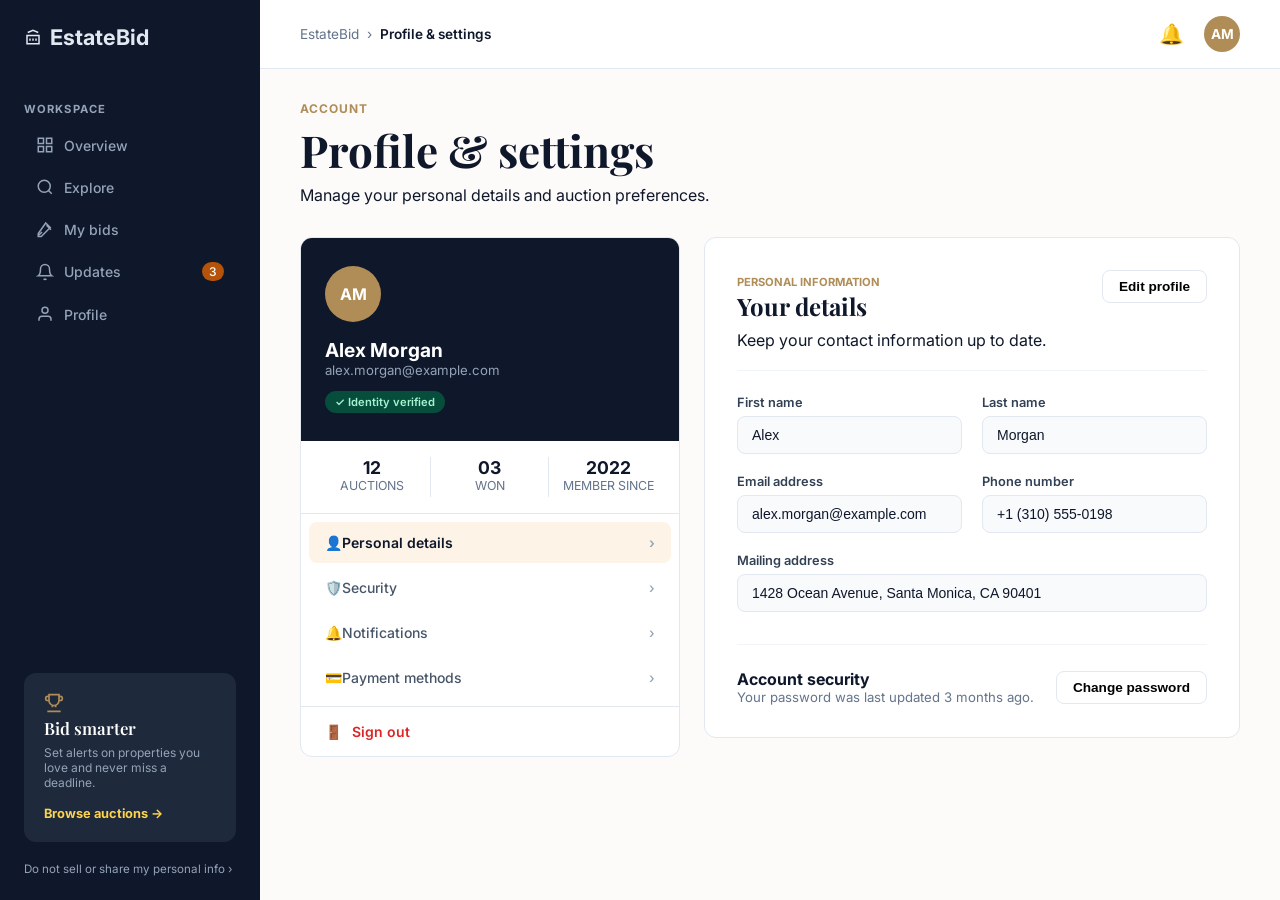
<file: HouseAndLotApp/buyer/profile.html>
<!DOCTYPE html>
<html lang="en">
<head>
    <meta charset="UTF-8">
    <meta name="viewport" content="width=device-width, initial-scale=1.0">
    <title>EstateBid - Overview</title>
    <link href="https://fonts.googleapis.com/css2?family=Inter:wght@400;500;600;700&family=Playfair+Display:wght@600;700&display=swap" rel="stylesheet">
    <link rel="stylesheet" href="style.css">
</head>
<body>
    <div class="dashboard-container">

        <!-- SIDE PANEL / NAVIGATION -->
        <aside class="side-panel">
            <div class="logo">
                <div class="logo-brand">
                    <svg class="nav-svg-icon" viewBox="0 0 24 24" fill="none" stroke="currentColor" stroke-width="2"><path d="M3 21h18M3 10h18M5 6l7-3 7 3M4 10v11M20 10v11M8 14v3M12 14v3M16 14v3"/></svg>
                    <span>EstateBid</span>
                </div>
                <span class="close-icon">&times;</span>
            </div>
            
            <nav class="nav-links">
                <div class="section-title">WORKSPACE</div>
                <a href="index.html" class="nav-item">
                    <svg class="nav-svg-icon" viewBox="0 0 24 24" fill="none" stroke="currentColor" stroke-width="2"><rect x="3" y="3" width="7" height="7"/><rect x="14" y="3" width="7" height="7"/><rect x="14" y="14" width="7" height="7"/><rect x="3" y="14" width="7" height="7"/></svg>
                    Overview
                </a>
                <a href="explore.html" class="nav-item">
                    <svg class="nav-svg-icon" viewBox="0 0 24 24" fill="none" stroke="currentColor" stroke-width="2"><circle cx="11" cy="11" r="8"/><line x1="21" y1="21" x2="16.65" y2="16.65"/></svg>
                    Explore
                </a>
                <a href="mybids.html" class="nav-item">
                    <svg class="nav-svg-icon" viewBox="0 0 24 24" fill="none" stroke="currentColor" stroke-width="2"><path d="M14 7l6 6M4 20l4-4M13 4l6 6L7 22H3v-4L13 4z"/></svg>
                    My bids
                </a>
                <a href="update.html" class="nav-item">
                    <svg class="nav-svg-icon" viewBox="0 0 24 24" fill="none" stroke="currentColor" stroke-width="2"><path d="M18 8A6 6 0 0 0 6 8c0 7-3 9-3 9h18s-3-2-3-9"/><path d="M13.73 21a2 2 0 0 1-3.46 0"/></svg>
                    Updates <span class="badge">3</span>
                </a>
                <a href="profile.html" class="nav-item">
                    <svg class="nav-svg-icon" viewBox="0 0 24 24" fill="none" stroke="currentColor" stroke-width="2"><path d="M20 21v-2a4 4 0 0 0-4-4H8a4 4 0 0 0-4 4v2"/><circle cx="12" cy="7" r="4"/></svg>
                    Profile
                </a>
            </nav>

            <div class="bid-smarter-card">
                <div class="card-trophy-icon">
                    <svg width="20" height="20" viewBox="0 0 24 24" fill="none" stroke="#B08D57" stroke-width="2"><path d="M6 9H4.5a2.5 2.5 0 0 1 0-5H6M18 9h1.5a2.5 2.5 0 0 0 0-5H18M4 22h16M10 14.66V17M14 14.66V17M18 2H6v7a6 6 0 0 0 12 0V2z"/></svg>
                </div>
                <h3>Bid smarter</h3>
                <p>Set alerts on properties you love and never miss a deadline.</p>
                <a href="explore.html" class="browse-link">Browse auctions &rarr;</a>
            </div>

            <div class="footer-link">Do not sell or share my personal info &rsaquo;</div>
        </aside>

        <!-- MAIN CONTENT AREA -->
        <main class="main-content">
            <!-- TOP NAVBAR -->
            <header class="top-nav">
                <div class="breadcrumb">EstateBid &nbsp;&rsaquo;&nbsp; <span>Profile &amp; settings</span></div>
                <div class="top-nav-right">
                    <span class="notification-icon">🔔</span>
                    <div class="user-avatar">AM</div>
                </div>
            </header>

            <!-- PAGE CONTENT -->
            <div class="profile-page-container">
                
                <!-- HEADER ROW -->
                <div class="profile-header">
                    <span class="sub-title">ACCOUNT</span>
                    <h1 class="serif-title">Profile &amp; settings</h1>
                    <p>Manage your personal details and auction preferences.</p>
                </div>

                <!-- MAIN TWO-COLUMN LAYOUT -->
                <div class="profile-layout">
                    
                    <!-- LEFT COLUMN: USER PROFILE CARD -->
                    <div class="profile-sidebar-card">
                        <div class="profile-user-top">
                            <div class="large-avatar">AM</div>
                            <div class="user-meta">
                                <h3>Alex Morgan</h3>
                                <span class="user-email">alex.morgan@example.com</span>
                                <span class="verified-badge">✓ Identity verified</span>
                            </div>
                        </div>

                        <!-- STATS ROW -->
                        <div class="profile-stats-row">
                            <div class="stat-item">
                                <span class="stat-num">12</span>
                                <span class="stat-label">Auctions</span>
                            </div>
                            <div class="stat-item">
                                <span class="stat-num">03</span>
                                <span class="stat-label">Won</span>
                            </div>
                            <div class="stat-item">
                                <span class="stat-num">2022</span>
                                <span class="stat-label">Member since</span>
                            </div>
                        </div>

                        <!-- SETTINGS NAVIGATION MENU -->
                        <div class="profile-menu-list">
                            <a href="#" class="profile-menu-item active">
                                <span class="menu-icon">👤</span> Personal details <span class="arrow">&rsaquo;</span>
                            </a>
                            <a href="#" class="profile-menu-item">
                                <span class="menu-icon">🛡️</span> Security <span class="arrow">&rsaquo;</span>
                            </a>
                            <a href="#" class="profile-menu-item">
                                <span class="menu-icon">🔔</span> Notifications <span class="arrow">&rsaquo;</span>
                            </a>
                            <a href="#" class="profile-menu-item">
                                <span class="menu-icon">💳</span> Payment methods <span class="arrow">&rsaquo;</span>
                            </a>
                        </div>

                        <!-- SIGN OUT (Diretsong link papuntang login.html) -->
                        <div class="profile-signout-box">
                            <a href="login.html" class="signout-link">
                                <span class="signout-icon">🚪</span> Sign out
                            </a>
                        </div>
                    </div>

                    <!-- RIGHT COLUMN: PERSONAL INFORMATION FORM -->
                    <div class="profile-form-card">
                        
                        <div class="form-card-header">
                            <div>
                                <span class="form-section-title">PERSONAL INFORMATION</span>
                                <h2 class="serif-subhead">Your details</h2>
                                <p class="form-desc">Keep your contact information up to date.</p>
                            </div>
                            <button class="edit-profile-btn">Edit profile</button>
                        </div>

                        <form class="details-form">
                            <div class="form-row">
                                <div class="form-group">
                                    <label>First name</label>
                                    <input type="text" value="Alex">
                                </div>
                                <div class="form-group">
                                    <label>Last name</label>
                                    <input type="text" value="Morgan">
                                </div>
                            </div>

                            <div class="form-row">
                                <div class="form-group">
                                    <label>Email address</label>
                                    <input type="email" value="alex.morgan@example.com">
                                </div>
                                <div class="form-group">
                                    <label>Phone number</label>
                                    <input type="text" value="+1 (310) 555-0198">
                                </div>
                            </div>

                            <div class="form-group full-width">
                                <label>Mailing address</label>
                                <input type="text" value="1428 Ocean Avenue, Santa Monica, CA 90401">
                            </div>
                        </form>

                        <!-- SECURITY SECTION INSIDE FORM CARD -->
                        <div class="security-section-box">
                            <div class="security-info">
                                <h3>Account security</h3>
                                <p>Your password was last updated 3 months ago.</p>
                            </div>
                            <button class="change-pass-btn">Change password</button>
                        </div>

                    </div>

                </div>

            </div>
        </main>
    </div>
</body>
</html>
</file>
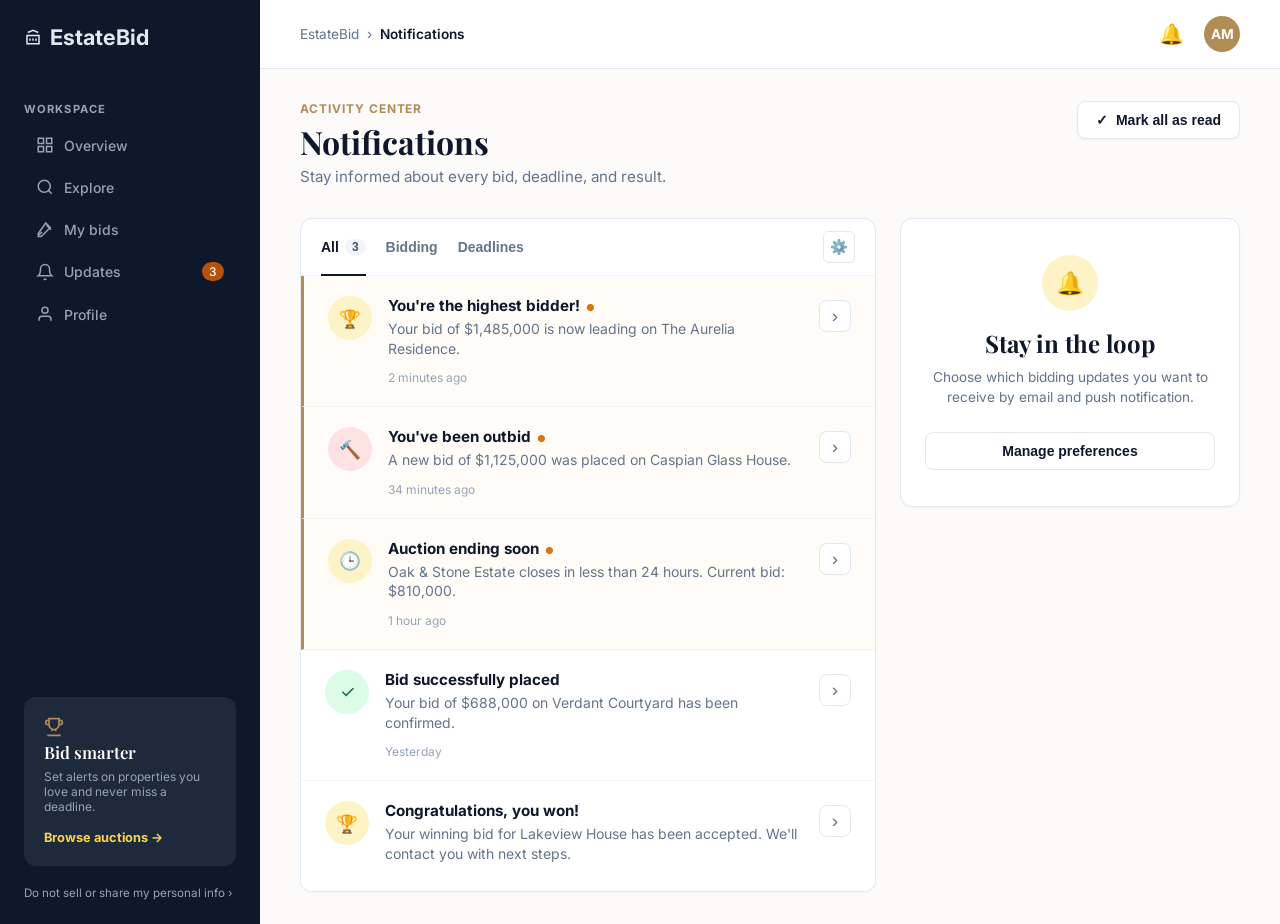
<file: HouseAndLotApp/buyer/update.html>
<!DOCTYPE html>
<html lang="en">
<head>
    <meta charset="UTF-8">
    <meta name="viewport" content="width=device-width, initial-scale=1.0">
    <title>EstateBid - Overview</title>
    <link href="https://fonts.googleapis.com/css2?family=Inter:wght@400;500;600;700&family=Playfair+Display:wght@600;700&display=swap" rel="stylesheet">
    <link rel="stylesheet" href="style.css">
</head>
<body>
    <div class="dashboard-container">

        <!-- SIDE PANEL / NAVIGATION -->
        <aside class="side-panel">
            <div class="logo">
                <div class="logo-brand">
                    <svg class="nav-svg-icon" viewBox="0 0 24 24" fill="none" stroke="currentColor" stroke-width="2"><path d="M3 21h18M3 10h18M5 6l7-3 7 3M4 10v11M20 10v11M8 14v3M12 14v3M16 14v3"/></svg>
                    <span>EstateBid</span>
                </div>
                <span class="close-icon">&times;</span>
            </div>
            
            <nav class="nav-links">
                <div class="section-title">WORKSPACE</div>
                <a href="index.html" class="nav-item">
                    <svg class="nav-svg-icon" viewBox="0 0 24 24" fill="none" stroke="currentColor" stroke-width="2"><rect x="3" y="3" width="7" height="7"/><rect x="14" y="3" width="7" height="7"/><rect x="14" y="14" width="7" height="7"/><rect x="3" y="14" width="7" height="7"/></svg>
                    Overview
                </a>
                <a href="explore.html" class="nav-item">
                    <svg class="nav-svg-icon" viewBox="0 0 24 24" fill="none" stroke="currentColor" stroke-width="2"><circle cx="11" cy="11" r="8"/><line x1="21" y1="21" x2="16.65" y2="16.65"/></svg>
                    Explore
                </a>
                <a href="mybids.html" class="nav-item">
                    <svg class="nav-svg-icon" viewBox="0 0 24 24" fill="none" stroke="currentColor" stroke-width="2"><path d="M14 7l6 6M4 20l4-4M13 4l6 6L7 22H3v-4L13 4z"/></svg>
                    My bids
                </a>
                <a href="update.html" class="nav-item">
                    <svg class="nav-svg-icon" viewBox="0 0 24 24" fill="none" stroke="currentColor" stroke-width="2"><path d="M18 8A6 6 0 0 0 6 8c0 7-3 9-3 9h18s-3-2-3-9"/><path d="M13.73 21a2 2 0 0 1-3.46 0"/></svg>
                    Updates <span class="badge">3</span>
                </a>
                <a href="profile.html" class="nav-item">
                    <svg class="nav-svg-icon" viewBox="0 0 24 24" fill="none" stroke="currentColor" stroke-width="2"><path d="M20 21v-2a4 4 0 0 0-4-4H8a4 4 0 0 0-4 4v2"/><circle cx="12" cy="7" r="4"/></svg>
                    Profile
                </a>
            </nav>

            <div class="bid-smarter-card">
                <div class="card-trophy-icon">
                    <svg width="20" height="20" viewBox="0 0 24 24" fill="none" stroke="#B08D57" stroke-width="2"><path d="M6 9H4.5a2.5 2.5 0 0 1 0-5H6M18 9h1.5a2.5 2.5 0 0 0 0-5H18M4 22h16M10 14.66V17M14 14.66V17M18 2H6v7a6 6 0 0 0 12 0V2z"/></svg>
                </div>
                <h3>Bid smarter</h3>
                <p>Set alerts on properties you love and never miss a deadline.</p>
                <a href="explore.html" class="browse-link">Browse auctions &rarr;</a>
            </div>

            <div class="footer-link">Do not sell or share my personal info &rsaquo;</div>
        </aside>

        <!-- MAIN CONTENT AREA -->
        <main class="main-content">
            <!-- TOP NAVBAR -->
            <header class="top-nav">
                <div class="breadcrumb">EstateBid &nbsp;&rsaquo;&nbsp; <span>Notifications</span></div>
                <div class="top-nav-right">
                    <span class="notification-icon">🔔</span>
                    <div class="user-avatar">AM</div>
                </div>
            </header>

            <!-- PAGE CONTENT -->
            <div class="notifications-page-container">
                
                <!-- HEADER ROW -->
                <div class="notifications-header">
                    <div class="title-area">
                        <span class="sub-title">ACTIVITY CENTER</span>
                        <h1 class="serif-title">Notifications</h1>
                        <p>Stay informed about every bid, deadline, and result.</p>
                    </div>
                    <button class="mark-read-btn">
                        <span class="check-icon">✓</span> Mark all as read
                    </button>
                </div>

                <!-- MAIN TWO-COLUMN LAYOUT -->
                <div class="notifications-layout">
                    
                    <!-- LEFT COLUMN: FEED CARD -->
                    <div class="notifications-feed-card">
                        
                        <!-- TAB HEADER -->
                        <div class="feed-tabs-header">
                            <div class="tab-list">
                                <button class="tab-btn active">All <span class="tab-count">3</span></button>
                                <button class="tab-btn">Bidding</button>
                                <button class="tab-btn">Deadlines</button>
                            </div>
                            <button class="settings-gear-btn">⚙️</button>
                        </div>

                        <!-- NOTIFICATION ITEMS LIST -->
                        <div class="notification-list">

                            <!-- Item 1: Highest Bidder (Unread) -->
                            <div class="notification-item unread">
                                <div class="item-icon-box gold-icon">🏆</div>
                                <div class="item-content">
                                    <div class="item-title-row">
                                        <h4>You're the highest bidder!</h4>
                                        <span class="unread-dot">●</span>
                                    </div>
                                    <p>Your bid of $1,485,000 is now leading on The Aurelia Residence.</p>
                                    <span class="item-time">2 minutes ago</span>
                                </div>
                                <button class="arrow-right-btn">&rsaquo;</button>
                            </div>

                            <!-- Item 2: Outbid (Unread) -->
                            <div class="notification-item unread">
                                <div class="item-icon-box pink-icon">🔨</div>
                                <div class="item-content">
                                    <div class="item-title-row">
                                        <h4>You've been outbid</h4>
                                        <span class="unread-dot">●</span>
                                    </div>
                                    <p>A new bid of $1,125,000 was placed on Caspian Glass House.</p>
                                    <span class="item-time">34 minutes ago</span>
                                </div>
                                <button class="arrow-right-btn">&rsaquo;</button>
                            </div>

                            <!-- Item 3: Auction Ending Soon (Unread) -->
                            <div class="notification-item unread">
                                <div class="item-icon-box gold-icon">🕒</div>
                                <div class="item-content">
                                    <div class="item-title-row">
                                        <h4>Auction ending soon</h4>
                                        <span class="unread-dot">●</span>
                                    </div>
                                    <p>Oak & Stone Estate closes in less than 24 hours. Current bid: $810,000.</p>
                                    <span class="item-time">1 hour ago</span>
                                </div>
                                <button class="arrow-right-btn">&rsaquo;</button>
                            </div>

                            <!-- Item 4: Bid Placed (Read) -->
                            <div class="notification-item">
                                <div class="item-icon-box green-icon">✓</div>
                                <div class="item-content">
                                    <h4>Bid successfully placed</h4>
                                    <p>Your bid of $688,000 on Verdant Courtyard has been confirmed.</p>
                                    <span class="item-time">Yesterday</span>
                                </div>
                                <button class="arrow-right-btn">&rsaquo;</button>
                            </div>

                            <!-- Item 5: Won (Read) -->
                            <div class="notification-item">
                                <div class="item-icon-box gold-icon">🏆</div>
                                <div class="item-content">
                                    <h4>Congratulations, you won!</h4>
                                    <p>Your winning bid for Lakeview House has been accepted. We'll contact you with next steps.</p>
                                </div>
                                <button class="arrow-right-btn">&rsaquo;</button>
                            </div>

                        </div>
                    </div>

                    <!-- RIGHT COLUMN: STAY IN THE LOOP CARD -->
                    <div class="stay-loop-card">
                        <div class="bell-circle-icon">🔔</div>
                        <h3 class="serif-subhead">Stay in the loop</h3>
                        <p>Choose which bidding updates you want to receive by email and push notification.</p>
                        <button class="manage-pref-btn">Manage preferences</button>
                    </div>

                </div>

            </div>
        </main>
    </div>
</body>
</html>
</file>
<file: HouseAndLotApp/buyer/style.css>
/* --- Core Styles & Variables --- */
:root {
    --bg-main: #FDFBFA; /* Very light cream */
    --bg-white: #FFFFFF;
    --dark-blue: #111827; /* Side panel */
    --mid-dark: #374151; /* Side panel cards */
    --gold: #B08D57; /* Gold buttons/accents */
    --gold-bg: #FCF9F5;
    --text-primary: #111827;
    --text-secondary: #6B7280;
    --text-side: #FFFFFF;
    --text-side-fade: #9CA3AF;
    --border-color: #E5E7EB;
    --border-white: #D1D5DB;
    --shadow-sm: 0 1px 2px rgba(0,0,0,0.05);
}

* { margin: 0; padding: 0; box-sizing: border-box; }

body {
    font-family: 'Poppins', sans-serif;
    background-color: var(--bg-main);
    color: var(--text-primary);
    -webkit-font-smoothing: antialiased;
}

/* --- App Layout (Side Panel + Main) --- */
.dashboard-container {
    display: flex;
    min-height: 100vh;
}

/* --- Side Panel --- */
.side-panel {
    width: 260px;
    background-color: var(--dark-blue);
    color: var(--text-side);
    padding: 24px;
    display: flex;
    flex-direction: column;
}

.logo {
    font-size: 1.5rem;
    font-weight: 700;
    margin-bottom: 48px;
    display: flex;
    align-items: center;
    position: relative;
}

.logo img { width: 24px; height: 24px; margin-right: 12px; }

.close-icon { display: none; /* Desktop */ position: absolute; right: 0; cursor: pointer; }

.nav-links .section-title {
    font-size: 0.75rem;
    letter-spacing: 0.1em;
    color: var(--text-side-fade);
    margin: 24px 0 12px;
}

.nav-links .nav-item {
    display: flex;
    align-items: center;
    color: var(--text-side-fade);
    text-decoration: none;
    padding: 10px 12px;
    border-radius: 8px;
    margin-bottom: 4px;
    transition: all 0.2s;
}

.nav-links .nav-item img { margin-right: 12px; filter: invert(1); } /* Basic inversion for icons */

.nav-links .nav-item:hover,
.nav-links .nav-item.active {
    background-color: var(--mid-dark);
    color: var(--text-side);
}

.nav-links .nav-item .badge {
    margin-left: auto;
    background-color: #B45309;
    color: white;
    font-size: 0.75rem;
    padding: 2px 6px;
    border-radius: 10px;
}

.bid-smarter-card {
    background-color: var(--mid-dark);
    padding: 24px;
    border-radius: 12px;
    margin-top: auto;
    text-align: center;
}

.bid-smarter-card h3 { margin-bottom: 8px; font-weight: 600; }
.bid-smarter-card p { font-size: 0.875rem; color: var(--text-side-fade); margin-bottom: 20px; }
.bid-smarter-card button {
    width: 100%;
    background-color: var(--gold);
    color: white;
    border: none;
    padding: 12px;
    border-radius: 8px;
    font-weight: 600;
    cursor: pointer;
}

.footer-link {
    font-size: 0.75rem;
    color: var(--text-side-fade);
    margin-top: 24px;
    cursor: pointer;
}

/* --- Main Content Area --- */
.main-content {
    flex: 1;
    overflow-y: auto;
}

/* Top Navbar */
.top-nav {
    display: flex;
    justify-content: space-between;
    align-items: center;
    padding: 16px 32px;
    border-bottom: 1px solid var(--border-color);
    background-color: var(--bg-white);
}

.breadcrumb { font-size: 0.875rem; color: var(--text-secondary); }
.breadcrumb span { font-weight: 600; color: var(--text-primary); }

.top-nav-right { display: flex; align-items: center; gap: 24px; }
.notification-icon { font-size: 1.25rem; color: var(--text-secondary); cursor: pointer; }
.user-avatar {
    width: 36px; height: 36px;
    background-color: var(--gold);
    color: white;
    border-radius: 50%;
    display: flex; align-items: center; justify-content: center;
    font-weight: 700; font-size: 0.875rem;
}

/* --- Generic Page Styling --- */
#page-container {
    padding: 32px;
}

.page-content {
    display: none; /* Hide all pages by default */
}

.page-content.active {
    display: block; /* Show active page */
}

.page-header {
    display: flex;
    justify-content: space-between;
    align-items: flex-start;
    margin-bottom: 32px;
}

.greeting .date { font-size: 0.75rem; color: var(--gold); font-weight: 600; }
h1 { font-size: 2rem; font-weight: 700; margin: 4px 0 8px; }
.greeting p, .title-area p { color: var(--text-secondary); font-size: 1rem; }

.title-area .sub-title { font-size: 0.75rem; font-weight: 600; color: var(--gold); text-transform: uppercase; }

/* Global Buttons */
.gold-btn {
    background-color: var(--gold); color: white; border: none;
    padding: 12px 20px; border-radius: 12px; font-weight: 600; cursor: pointer;
}

.dark-btn {
    background-color: var(--dark-blue); color: white; border: none;
    padding: 10px 16px; border-radius: 8px; font-weight: 600; cursor: pointer;
}

.white-btn {
    background-color: var(--bg-white); color: var(--text-primary); border: 1px solid var(--border-white);
    padding: 10px 16px; border-radius: 8px; font-weight: 600; cursor: pointer;
    display: flex; align-items: center; gap: 8px;
    box-shadow: var(--shadow-sm);
}
.white-btn img { width: 16px; height: 16px; }

/* Icons/Thumbnails basic styles */
.arrow-btn {
    background: none; border: 1px solid var(--border-color); border-radius: 6px;
    padding: 6px 10px; color: var(--text-secondary); cursor: pointer; font-size: 1.125rem;
}

/* Tabs layout used in multiple pages */
.tabs-row {
    display: flex; gap: 8px; margin-bottom: 24px; align-items: center;
}
.tab {
    background-color: var(--bg-white); border: 1px solid var(--border-color); color: var(--text-secondary);
    padding: 8px 16px; border-radius: 100px; font-weight: 500; cursor: pointer;
}
.tab.active {
    background-color: #F1F5F9; border-color: transparent; color: var(--text-primary); font-weight: 600;
}
.tab.icon-btn { padding: 8px; border-radius: 8px; }

/* Grid used for properties cards */
.properties-grid {
    display: grid;
    grid-template-columns: repeat(3, 1fr);
    gap: 24px;
}

/* Generic Property Card used in Overview/Explore */
.property-card {
    background-color: var(--bg-white);
    border-radius: 16px;
    overflow: hidden;
    border: 1px solid var(--border-color);
    box-shadow: var(--shadow-sm);
}

.property-img { width: 100%; height: 200px; object-fit: cover; }
.card-details { padding: 24px; }
.property-type { font-size: 0.75rem; color: var(--gold); font-weight: 600; }
.card-details h3 { font-size: 1.125rem; font-weight: 700; margin: 4px 0 4px; }
.address { font-size: 0.875rem; color: var(--text-secondary); margin-bottom: 16px; }
.price-row { display: flex; justify-content: space-between; align-items: center; border-top: 1px solid var(--border-color); padding-top: 16px;}
.price { font-size: 1.25rem; font-weight: 700; }


/* --- 1. OVERVIEW PAGE SPECIFICS --- */
.stats-grid {
    display: grid; grid-template-columns: repeat(4, 1fr); gap: 24px; margin-bottom: 48px;
}

.stat-card {
    background-color: var(--bg-white); padding: 24px; border-radius: 16px; border: 1px solid var(--border-color);
    display: flex; align-items: flex-start; gap: 20px; box-shadow: var(--shadow-sm);
}

.stat-icon {
    font-size: 1.75rem; background-color: var(--gold-bg);
    width: 60px; height: 60px; border-radius: 12px;
    display: flex; align-items: center; justify-content: center;
}

.stat-info span { font-size: 0.875rem; color: var(--text-secondary); }
.stat-info h2 { font-size: 2rem; font-weight: 700; margin: 4px 0; }
.stat-info p { font-size: 0.75rem; color: var(--text-secondary); }
.stat-info p.positive { color: #10B981; }

.section-header { display: flex; justify-content: space-between; align-items: center; margin-bottom: 16px; }
.section-header h2 { font-size: 1.25rem; font-weight: 700; }
.section-header a { font-size: 0.875rem; text-decoration: none; color: var(--text-primary); font-weight: 600; }


/* --- 2. EXPLORE PAGE SPECIFICS --- */
.filter-bar {
    background-color: var(--bg-white); padding: 16px; border-radius: 12px;
    border: 1px solid var(--border-color); display: flex; gap: 16px; margin-bottom: 24px;
}
.filter-bar input, .filter-bar select {
    padding: 10px 12px; border: 1px solid var(--border-color); border-radius: 8px; font-size: 0.875rem; flex: 1;
}
.filter-bar input { flex: 2; }


/* --- 3. MY BIDS PAGE SPECIFICS --- */
.bids-summary-row {
    background-color: var(--dark-blue); color: var(--text-side);
    padding: 24px; border-radius: 12px;
    display: grid; grid-template-columns: repeat(4, 1fr); gap: 1px;
    margin-bottom: 32px;
}

.summary-box { text-align: left; padding: 0 24px; border-right: 1px solid rgba(255,255,255,0.1); }
.summary-box:last-child { border-right: none; }
.summary-box span { font-size: 0.875rem; color: var(--text-side-fade); }
.summary-box h2 { font-size: 2rem; font-weight: 700; margin-top: 4px; }
.summary-box.active h2 { color: #F59E0B; }

.bids-table { width: 100%; border-collapse: collapse; background-color: var(--bg-white); border-radius: 12px; border: 1px solid var(--border-color); overflow: hidden;}
.bids-table th, .bids-table td { text-align: left; padding: 20px 24px; border-bottom: 1px solid var(--border-color); }
.bids-table th { font-size: 0.75rem; text-transform: uppercase; color: var(--text-secondary); font-weight: 600; }
.bids-table strong { font-size: 0.875rem; font-weight: 600; }
.bids-table span { font-size: 0.75rem; color: var(--text-secondary); }

.prop-col { display: flex; align-items: center; gap: 16px; min-width: 250px;}
.prop-col img { width: 48px; height: 48px; border-radius: 6px; object-fit: cover; }

.status-badge { font-size: 0.75rem; font-weight: 500; padding: 4px 10px; border-radius: 100px; display: inline-flex; align-items: center; gap: 4px;}
.status-badge.winning { background-color: #DCFCE7; color: #166534; }
.status-badge.outbid { background-color: #FEE2E2; color: #991B1B; }


/* --- 4. UPDATES PAGE SPECIFICS --- */
.notifications-layout { display: flex; gap: 32px; align-items: flex-start;}
.notifications-list { flex: 2; background-color: var(--bg-white); border-radius: 12px; border: 1px solid var(--border-color); padding: 1px;}
.notifications-list .tabs-row { padding: 16px 20px 0; margin-bottom: 16px;}

.notification-item { display: flex; align-items: center; padding: 20px 24px; border-bottom: 1px solid var(--border-color); gap: 20px; transition: background 0.2s;}
.notification-item:hover { background-color: #FDFBFA; }
.notification-item:last-child { border-bottom: none; }
.notification-item.unread { border-left: 3px solid #C2410C; position: relative;}
.notification-item.unread::after { content:''; width:8px; height:8px; border-radius:50%; background-color:#C2410C; position:absolute; left:-12px; top:28px;}

.item-icon { width: 48px; height: 48px; border-radius: 50%; display: flex; align-items: center; justify-content: center; font-size: 1.25rem; }
.item-icon.highest { background-color: var(--gold-bg); }
.item-text { flex: 1; }
.item-text strong { font-size: 0.875rem; font-weight: 600; }
.item-text p { font-size: 0.875rem; color: var(--text-secondary); margin: 2px 0 6px; }
.item-text .time { font-size: 0.75rem; color: var(--text-secondary); }

.preferences-panel { flex: 1; background-color: var(--bg-white); border-radius: 12px; border: 1px solid var(--border-color); padding: 48px 32px; text-align: center;}
.preferences-panel .icon-circle {
    background-color: var(--gold-bg); width: 64px; height: 64px; border-radius: 50%;
    margin: 0 auto 24px; display: flex; align-items: center; justify-content: center;
    color: var(--gold); font-size: 1.5rem;
}
.preferences-panel h2 { font-size: 1.125rem; margin-bottom: 12px; }
.preferences-panel p { font-size: 0.875rem; color: var(--text-secondary); margin-bottom: 32px; }
.preferences-panel .white-btn { justify-content: center; width: 100%;}


/* --- 5. PROFILE PAGE SPECIFICS --- */
.profile-layout { display: flex; gap: 32px; }
.profile-nav { flex: 1; min-width: 320px;}

.profile-card { background-color: var(--dark-blue); color: var(--text-side); padding: 32px 24px; border-radius: 12px 12px 0 0; text-align: center; }
.user-avatar-lg {
    width: 90px; height: 90px; border-radius: 50%; background-color: var(--gold);
    color: white; margin: 0 auto 20px;
    display: flex; align-items: center; justify-content: center; font-size: 2.25rem; font-weight: 700;
}
.profile-card h2 { font-size: 1.25rem; margin-bottom: 4px; }
.profile-card p { font-size: 0.875rem; color: var(--text-side-fade); margin-bottom: 16px; }
.profile-card .verified { background-color: rgba(255,255,255,0.1); color: var(--text-side); }

.profile-nav .stats-row {
    background-color: var(--bg-white); border: 1px solid var(--border-color); border-top: none;
    display: grid; grid-template-columns: repeat(3, 1fr); padding: 20px; margin-bottom: 24px;
}
.p-stat { text-align: center; font-size: 0.75rem; color: var(--text-secondary); border-right: 1px solid var(--border-color); }
.p-stat:last-child { border-right: none; }
.p-stat strong { display: block; font-size: 1.25rem; color: var(--text-primary); margin-bottom: 4px;}

.profile-nav .side-links { display: flex; flex-direction: column; gap: 4px; }
.profile-nav .side-links a {
    text-decoration: none; color: var(--text-primary); font-size: 0.875rem;
    padding: 12px 16px; border-radius: 8px; transition: background 0.2s;
}
.profile-nav .side-links a:hover { background-color: #F1F5F9; }
.profile-nav .side-links a.active { background-color: var(--gold-bg); font-weight: 600; }

.sign-out { display: block; margin-top: 48px; text-decoration: none; color: #991B1B; font-weight: 600; font-size: 0.875rem; padding: 12px 16px; }

.details-panel { flex: 2; background-color: var(--bg-white); border-radius: 12px; border: 1px solid var(--border-color); padding: 32px;}
.details-header { display: flex; justify-content: space-between; align-items: center; margin-bottom: 24px;}
.details-header.sec { border-top: 1px solid var(--border-color); padding-top: 32px; margin-top: 32px;}
.details-panel h2 { font-size: 1.125rem; font-weight: 700; }

.form-grid { display: grid; grid-template-columns: 1fr 1fr; gap: 20px; }
.form-grid .full { grid-column: span 2; }
.field label { display: block; font-size: 0.75rem; font-weight: 500; color: var(--text-secondary); margin-bottom: 6px;}
.field input { width: 100%; padding: 12px; border-radius: 8px; border: 1px solid var(--border-color); background-color: #F9FAFB; color: var(--text-primary); font-size: 0.875rem;}

.details-panel p { font-size: 0.875rem; color: var(--text-secondary); }

:root {
    --bg-main: #FDFBFA;
    --bg-white: #FFFFFF;
    --dark-blue: #111827;
    --mid-dark: #374151;
    --gold: #B08D57;
    --text-primary: #111827;
    --text-secondary: #6B7280;
    --text-side: #FFFFFF;
    --text-side-fade: #9CA3AF;
    --border-color: #E5E7EB;
    --border-white: #D1D5DB;
    --shadow-sm: 0 1px 2px rgba(0,0,0,0.05);
}

* { margin: 0; padding: 0; box-sizing: border-box; }

body {
    font-family: 'Inter', sans-serif;
    background-color: var(--bg-main);
    color: var(--text-primary);
}

.dashboard-container { display: flex; min-height: 100vh; }

/* Side Panel */
.side-panel { width: 260px; background-color: var(--dark-blue); color: var(--text-side); padding: 24px; display: flex; flex-direction: column; }
.logo { font-size: 1.5rem; font-weight: 700; margin-bottom: 36px; display: flex; justify-content: space-between; align-items: center; }
.close-icon { font-weight: 300; cursor: pointer; }
.nav-links .section-title { font-size: 0.75rem; color: var(--text-side-fade); margin: 24px 0 12px; text-transform: uppercase; }
.nav-links .nav-item { display: flex; align-items: center; color: var(--text-side-fade); text-decoration: none; padding: 10px 12px; border-radius: 8px; margin-bottom: 4px; font-size: 0.875rem; }
.nav-links .nav-item.active { background-color: var(--mid-dark); color: var(--text-side); font-weight: 500; }
.nav-links .nav-item .badge { margin-left: auto; background-color: #B45309; color: white; font-size: 0.75rem; padding: 2px 6px; border-radius: 10px; }

.bid-smarter-card { background-color: var(--mid-dark); padding: 20px; border-radius: 12px; margin-top: auto; text-align: left; }
.bid-smarter-card h3 { font-size: 0.9rem; margin-bottom: 6px; }
.bid-smarter-card p { font-size: 0.75rem; color: var(--text-side-fade); margin-bottom: 12px; }
.bid-smarter-card button { width: 100%; background-color: var(--gold); color: white; border: none; padding: 10px; border-radius: 6px; font-weight: 600; cursor: pointer; }
.footer-link { font-size: 0.75rem; color: var(--text-side-fade); margin-top: 20px; cursor: pointer; }

/* Main Content */
.main-content { flex: 1; overflow-y: auto; }
.top-nav { display: flex; justify-content: space-between; align-items: center; padding: 16px 32px; border-bottom: 1px solid var(--border-color); background-color: var(--bg-white); }
.breadcrumb { font-size: 0.875rem; color: var(--text-secondary); }
.breadcrumb span { font-weight: 600; color: var(--text-primary); }
.top-nav-right { display: flex; align-items: center; gap: 20px; }
.user-avatar { width: 36px; height: 36px; background-color: var(--gold); color: white; border-radius: 50%; display: flex; align-items: center; justify-content: center; font-weight: 700; font-size: 0.875rem; }

/* My Bids Page */
.mybids-content { padding: 32px; }
.page-header { display: flex; justify-content: space-between; align-items: flex-start; margin-bottom: 24px; }
.title-area h1 { font-size: 2rem; font-weight: 700; margin: 4px 0; }
.title-area .sub-title { font-size: 0.75rem; font-weight: 600; color: var(--gold); text-transform: uppercase; }
.title-area p { color: var(--text-secondary); font-size: 0.875rem; }

.white-btn { background-color: var(--bg-white); color: var(--text-primary); border: 1px solid var(--border-white); padding: 8px 14px; border-radius: 8px; font-weight: 600; cursor: pointer; font-size: 0.875rem; }

/* Summary Row */
.bids-summary-row { background-color: var(--dark-blue); color: var(--text-side); padding: 24px; border-radius: 12px; display: grid; grid-template-columns: repeat(4, 1fr); margin-bottom: 24px; }
.summary-box { padding: 0 20px; border-right: 1px solid rgba(255,255,255,0.1); }
.summary-box:last-child { border-right: none; }
.summary-box span { font-size: 0.875rem; color: var(--text-side-fade); }
.summary-box h2 { font-size: 2rem; font-weight: 700; margin-top: 4px; }
.summary-box.active h2 { color: #F59E0B; }

/* Tabs */
.tabs-row { display: flex; gap: 8px; margin-bottom: 20px; }
.tab { background-color: var(--bg-white); border: 1px solid var(--border-color); color: var(--text-secondary); padding: 8px 16px; border-radius: 100px; font-weight: 500; cursor: pointer; font-size: 0.875rem; }
.tab.active { background-color: #F1F5F9; color: var(--text-primary); font-weight: 600; }

/* Table */
.bids-table { width: 100%; border-collapse: collapse; background-color: var(--bg-white); border-radius: 12px; border: 1px solid var(--border-color); overflow: hidden; }
.bids-table th, .bids-table td { text-align: left; padding: 16px 20px; border-bottom: 1px solid var(--border-color); }
.bids-table th { font-size: 0.75rem; text-transform: uppercase; color: var(--text-secondary); font-weight: 600; }
.prop-col { display: flex; align-items: center; gap: 12px; }
.prop-col img { width: 44px; height: 44px; border-radius: 6px; object-fit: cover; }
.prop-info strong { display: block; font-size: 0.875rem; color: var(--text-primary); }
.prop-info span { font-size: 0.75rem; color: var(--text-secondary); }
.bid-col { font-size: 0.9rem; font-weight: 600; }
.price-diff { font-size: 0.75rem; color: #991B1B; font-weight: 500; }
.date-col { font-size: 0.875rem; }
.date-col span { font-size: 0.75rem; color: var(--text-secondary); }
.status-badge { font-size: 0.75rem; font-weight: 600; padding: 4px 10px; border-radius: 100px; }
.status-badge.winning { background-color: #DCFCE7; color: #166534; }
.status-badge.outbid { background-color: #FEE2E2; color: #991B1B; }
.status-badge.lost { background-color: #F3F4F6; color: #374151; }
.arrow-btn { background: none; border: 1px solid var(--border-color); border-radius: 6px; padding: 4px 8px; cursor: pointer; }

/* =================================================== */
/* --- NOTIFICATIONS PAGE (EXACT SCREENSHOT MATCH) --- */
/* =================================================== */

/* Main Container Padding */
.notifications-page-container {
    padding: 32px 40px;
    background-color: #FDFBFA;
    min-height: calc(100vh - 65px);
}

/* Header Section */
.notifications-header {
    display: flex;
    justify-content: space-between;
    align-items: flex-start;
    margin-bottom: 32px;
}

.notifications-header .sub-title {
    font-size: 0.75rem;
    font-weight: 700;
    color: #B08D57;
    letter-spacing: 0.08em;
    text-transform: uppercase;
}

.serif-title {
    font-family: 'Playfair Display', Georgia, serif;
    font-size: 2.75rem;
    font-weight: 700;
    color: #0F172A;
    margin: 4px 0 6px 0;
}

.notifications-header p {
    color: #64748B;
    font-size: 0.95rem;
}

/* Mark All as Read Button */
.mark-read-btn {
    background-color: #FFFFFF;
    border: 1px solid #E2E8F0;
    border-radius: 8px;
    padding: 10px 18px;
    font-size: 0.875rem;
    font-weight: 600;
    color: #0F172A;
    cursor: pointer;
    display: flex;
    align-items: center;
    gap: 8px;
    box-shadow: 0 1px 2px rgba(0,0,0,0.04);
}
.mark-read-btn:hover { background-color: #F8FAFC; }

/* 2-Column Grid Layout */
.notifications-layout {
    display: grid;
    grid-template-columns: 1fr 340px;
    gap: 24px;
    align-items: start;
}

/* Left Column: Feed Container */
.notifications-feed-card {
    background-color: #FFFFFF;
    border: 1px solid #E2E8F0;
    border-radius: 12px;
    overflow: hidden;
    box-shadow: 0 1px 3px rgba(0,0,0,0.03);
}

/* Tabs Header */
.feed-tabs-header {
    display: flex;
    justify-content: space-between;
    align-items: center;
    padding: 12px 20px;
    border-bottom: 1px solid #F1F5F9;
}

.tab-list {
    display: flex;
    gap: 20px;
}

.tab-btn {
    background: none;
    border: none;
    font-size: 0.875rem;
    font-weight: 600;
    color: #64748B;
    cursor: pointer;
    padding: 8px 0;
    display: flex;
    align-items: center;
    gap: 6px;
    position: relative;
}

.tab-btn.active {
    color: #0F172A;
}

.tab-btn.active::after {
    content: '';
    position: absolute;
    bottom: -13px;
    left: 0;
    width: 100%;
    height: 2px;
    background-color: #0F172A;
}

.tab-count {
    background-color: #F1F5F9;
    color: #475569;
    font-size: 0.75rem;
    padding: 1px 7px;
    border-radius: 12px;
}

.settings-gear-btn {
    background: none;
    border: 1px solid #E2E8F0;
    border-radius: 6px;
    width: 32px;
    height: 32px;
    cursor: pointer;
    display: flex;
    align-items: center;
    justify-content: center;
    font-size: 0.9rem;
    color: #64748B;
}

/* Notification Items List */
.notification-list {
    display: flex;
    flex-direction: column;
}

.notification-item {
    display: flex;
    align-items: flex-start;
    gap: 16px;
    padding: 20px 24px;
    border-bottom: 1px solid #F1F5F9;
    position: relative;
    background-color: #FFFFFF;
    transition: background-color 0.15s;
}

.notification-item:last-child {
    border-bottom: none;
}

.notification-item:hover {
    background-color: #FAFBFD;
}

/* Gold Accent Line sa kaliwa para sa Unread Items */
.notification-item.unread {
    border-left: 3px solid #B08D57;
    background-color: #FFFCF7; /* Subtle warm tint for unread */
}

/* Icon Containers */
.item-icon-box {
    width: 44px;
    height: 44px;
    border-radius: 50%;
    display: flex;
    align-items: center;
    justify-content: center;
    font-size: 1.1rem;
    flex-shrink: 0;
}

.gold-icon { background-color: #FEF3C7; color: #D97706; }
.pink-icon { background-color: #FEE2E2; color: #DC2626; }
.green-icon { background-color: #DCFCE7; color: #166534; }

/* Item Content Text */
.item-content {
    flex: 1;
}

.item-title-row {
    display: flex;
    align-items: center;
    gap: 6px;
}

.item-content h4 {
    font-size: 0.95rem;
    font-weight: 700;
    color: #0F172A;
    margin-bottom: 4px;
}

.unread-dot {
    color: #D97706;
    font-size: 0.6rem;
}

.item-content p {
    font-size: 0.875rem;
    color: #64748B;
    margin-bottom: 8px;
    line-height: 1.4;
}

.item-time {
    font-size: 0.75rem;
    color: #94A3B8;
}

/* Right Arrow Button */
.arrow-right-btn {
    background: #FFFFFF;
    border: 1px solid #E2E8F0;
    border-radius: 8px;
    width: 32px;
    height: 32px;
    display: flex;
    align-items: center;
    justify-content: center;
    font-size: 1.2rem;
    color: #64748B;
    cursor: pointer;
    margin-top: 4px;
}
.arrow-right-btn:hover { background-color: #F8FAFC; }

/* Right Column Card: "Stay in the loop" */
.stay-loop-card {
    background-color: #FFFFFF;
    border: 1px solid #E2E8F0;
    border-radius: 12px;
    padding: 36px 24px;
    text-align: center;
    box-shadow: 0 1px 3px rgba(0,0,0,0.03);
}

.bell-circle-icon {
    width: 56px;
    height: 56px;
    background-color: #FEF3C7;
    color: #B08D57;
    border-radius: 50%;
    display: flex;
    align-items: center;
    justify-content: center;
    font-size: 1.4rem;
    margin: 0 auto 16px auto;
}

.serif-subhead {
    font-family: 'Playfair Display', Georgia, serif;
    font-size: 1.35rem;
    font-weight: 700;
    color: #0F172A;
    margin-bottom: 8px;
}

.stay-loop-card p {
    font-size: 0.85rem;
    color: #64748B;
    line-height: 1.5;
    margin-bottom: 24px;
}

.manage-pref-btn {
    width: 100%;
    background-color: #FFFFFF;
    border: 1px solid #E2E8F0;
    border-radius: 8px;
    padding: 10px;
    font-size: 0.875rem;
    font-weight: 700;
    color: #0F172A;
    cursor: pointer;
}
.manage-pref-btn:hover { background-color: #F8FAFC; }

:root {
    --bg-main: #FDFBFA;
    --bg-white: #FFFFFF;
    --dark-blue: #0F172A;
    --mid-dark: #1E293B;
    --gold: #B08D57;
    --text-primary: #0F172A;
    --text-secondary: #64748B;
    --text-side: #FFFFFF;
    --text-side-fade: #94A3B8;
    --border-color: #E2E8F0;
}

* { margin: 0; padding: 0; box-sizing: border-box; }

body {
    font-family: 'Inter', sans-serif;
    background-color: var(--bg-main);
    color: var(--text-primary);
}

.dashboard-container { display: flex; min-height: 100vh; }

/* Side Panel */
.side-panel { width: 260px; background-color: var(--dark-blue); color: var(--text-side); padding: 24px; display: flex; flex-direction: column; flex-shrink: 0; }
.logo { font-size: 1.35rem; font-weight: 700; margin-bottom: 32px; display: flex; justify-content: space-between; align-items: center; }
.logo-brand { display: flex; align-items: center; gap: 8px; color: #E2E8F0; }
.close-icon { font-weight: 300; cursor: pointer; color: var(--text-side-fade); }
.nav-links .section-title { font-size: 0.7rem; color: var(--text-side-fade); margin: 20px 0 10px; text-transform: uppercase; font-weight: 700; }
.nav-links .nav-item { display: flex; align-items: center; gap: 10px; color: var(--text-side-fade); text-decoration: none; padding: 10px 12px; border-radius: 8px; margin-bottom: 4px; font-size: 0.875rem; font-weight: 500; }
.nav-links .nav-item:hover, .nav-links .nav-item.active { background-color: var(--mid-dark); color: var(--text-side); font-weight: 600; }
.nav-links .nav-item .badge { margin-left: auto; background-color: #B45309; color: white; font-size: 0.75rem; padding: 2px 7px; border-radius: 10px; }

.bid-smarter-card { background-color: var(--mid-dark); padding: 20px; border-radius: 12px; margin-top: auto; }
.bid-smarter-card h3 { font-family: 'Playfair Display', Georgia, serif; font-size: 1.05rem; margin-bottom: 6px; color: #FFFFFF; }
.bid-smarter-card p { font-size: 0.75rem; color: var(--text-side-fade); margin-bottom: 12px; }
.browse-link { color: #FCD34D; font-size: 0.8rem; font-weight: 700; text-decoration: none; }
.footer-link { font-size: 0.725rem; color: var(--text-side-fade); margin-top: 20px; cursor: pointer; }

/* Main Content & Top Nav */
.main-content { flex: 1; overflow-y: auto; }
.top-nav { display: flex; justify-content: space-between; align-items: center; padding: 16px 40px; border-bottom: 1px solid var(--border-color); background-color: var(--bg-white); }
.breadcrumb { font-size: 0.85rem; color: var(--text-secondary); }
.breadcrumb span { font-weight: 600; color: var(--text-primary); }
.top-nav-right { display: flex; align-items: center; gap: 20px; }
.user-avatar { width: 36px; height: 36px; background-color: var(--gold); color: white; border-radius: 50%; display: flex; align-items: center; justify-content: center; font-weight: 700; font-size: 0.85rem; }

/* Profile Layout */
.profile-page-container { padding: 32px 40px; }
.profile-header { margin-bottom: 32px; }
.profile-header .sub-title { font-size: 0.75rem; font-weight: 700; color: #B08D57; text-transform: uppercase; }
.serif-title { font-family: 'Playfair Display', Georgia, serif; font-size: 2.75rem; font-weight: 700; color: #0F172A; margin: 4px 0 6px 0; }
.profile-layout { display: grid; grid-template-columns: 380px 1fr; gap: 24px; align-items: start; }

.profile-sidebar-card { background-color: #FFFFFF; border: 1px solid #E2E8F0; border-radius: 12px; overflow: hidden; }
.profile-user-top { background-color: #0F172A; color: #FFFFFF; padding: 28px 24px; display: flex; flex-direction: column; gap: 16px; }
.large-avatar { width: 56px; height: 56px; background-color: #B08D57; color: #FFFFFF; border-radius: 50%; display: flex; align-items: center; justify-content: center; font-weight: 700; }
.user-meta h3 { font-size: 1.2rem; font-weight: 700; }
.user-email { font-size: 0.825rem; color: #94A3B8; margin-bottom: 12px; display: block; }
.verified-badge { background-color: #064E3B; color: #A7F3D0; font-size: 0.7rem; font-weight: 600; padding: 4px 10px; border-radius: 20px; display: inline-block; }

.profile-stats-row { display: grid; grid-template-columns: repeat(3, 1fr); padding: 16px 12px; border-bottom: 1px solid #E2E8F0; text-align: center; }
.stat-item { border-right: 1px solid #E2E8F0; }
.stat-item:last-child { border-right: none; }
.stat-num { display: block; font-size: 1.1rem; font-weight: 700; color: #0F172A; }
.stat-label { font-size: 0.7rem; color: #64748B; text-transform: uppercase; }

.profile-menu-list { padding: 8px; display: flex; flex-direction: column; gap: 4px; }
.profile-menu-item { display: flex; align-items: center; padding: 12px 16px; color: #475569; text-decoration: none; font-size: 0.875rem; font-weight: 500; border-radius: 8px; }
.profile-menu-item:hover, .profile-menu-item.active { background-color: #FDF4E7; color: #0F172A; font-weight: 600; }
.profile-menu-item .arrow { margin-left: auto; color: #94A3B8; }

.profile-signout-box { padding: 16px 24px; border-top: 1px solid #E2E8F0; }
.signout-link { color: #DC2626; text-decoration: none; font-size: 0.875rem; font-weight: 600; display: flex; align-items: center; gap: 10px; }

.profile-form-card { background-color: #FFFFFF; border: 1px solid #E2E8F0; border-radius: 12px; padding: 32px; }
.form-card-header { display: flex; justify-content: space-between; align-items: flex-start; margin-bottom: 24px; padding-bottom: 20px; border-bottom: 1px solid #F1F5F9; }
.form-section-title { font-size: 0.7rem; font-weight: 700; color: #B08D57; text-transform: uppercase; }
.serif-subhead { font-family: 'Playfair Display', Georgia, serif; font-size: 1.5rem; font-weight: 700; color: #0F172A; }
.edit-profile-btn, .change-pass-btn { background-color: #FFFFFF; border: 1px solid #E2E8F0; border-radius: 8px; padding: 8px 16px; font-size: 0.85rem; font-weight: 600; cursor: pointer; }

.details-form { display: flex; flex-direction: column; gap: 20px; }
.form-row { display: grid; grid-template-columns: 1fr 1fr; gap: 20px; }
.form-group { display: flex; flex-direction: column; gap: 6px; }
.form-group.full-width { width: 100%; }
.form-group label { font-size: 0.8rem; font-weight: 600; color: #334155; }
.form-group input { background-color: #F8FAFC; border: 1px solid #E2E8F0; border-radius: 8px; padding: 10px 14px; font-size: 0.875rem; color: #0F172A; outline: none; }

.security-section-box { margin-top: 32px; padding-top: 24px; border-top: 1px solid #F1F5F9; display: flex; justify-content: space-between; align-items: center; }
.security-info h3 { font-size: 1rem; font-weight: 700; color: #0F172A; }
.security-info p { font-size: 0.825rem; color: #64748B; }

/* Login Page Styles */
.login-body { margin: 0; padding: 0; background-color: #FFFFFF; height: 100vh; overflow: hidden; }
.login-container { display: grid; grid-template-columns: 1fr 1fr; height: 100vh; width: 100vw; }
.login-hero { position: relative; background: url('images/prop_thumb.jpg') center/cover no-repeat; display: flex; flex-direction: column; justify-content: space-between; padding: 48px; color: #FFFFFF; }
.hero-overlay { position: absolute; inset: 0; background: linear-gradient(180deg, rgba(0,0,0,0.3) 0%, rgba(0,0,0,0.75) 100%); z-index: 1; }
.hero-top-logo, .hero-content, .hero-footer-link { position: relative; z-index: 2; }
.hero-top-logo { display: flex; align-items: center; gap: 8px; font-size: 1.5rem; font-weight: 700; color: #E2E8F0; }
.hero-tag { font-size: 0.75rem; font-weight: 700; color: #FCD34D; text-transform: uppercase; margin-bottom: 12px; display: block; }
.hero-title { font-family: 'Playfair Display', Georgia, serif; font-size: 3.5rem; font-weight: 700; line-height: 1.1; margin-bottom: 16px; }
.hero-sub { font-size: 1rem; color: #E2E8F0; max-width: 480px; margin-bottom: 24px; }
.hero-footer-link { font-size: 0.75rem; background: rgba(0, 0, 0, 0.4); padding: 6px 12px; border-radius: 4px; width: fit-content; }

.login-form-wrapper { display: flex; align-items: center; justify-content: center; padding: 48px; background-color: #FFFFFF; }
.login-form-content { width: 100%; max-width: 420px; }
.login-subtitle { font-size: 0.75rem; font-weight: 700; color: #B08D57; text-transform: uppercase; display: block; margin-bottom: 6px; }
.login-title { font-family: 'Playfair Display', Georgia, serif; font-size: 2.75rem; font-weight: 700; color: #0F172A; margin-bottom: 6px; }
.login-desc { font-size: 0.9rem; color: #64748B; margin-bottom: 32px; }

.input-group { margin-bottom: 20px; }
.input-group label { display: block; font-size: 0.8rem; font-weight: 700; color: #334155; margin-bottom: 6px; }
.input-field-wrap { position: relative; display: flex; align-items: center; }
.field-icon { position: absolute; left: 14px; }
.input-field-wrap input { width: 100%; padding: 12px 14px 12px 42px; font-size: 0.9rem; border: 1px solid #CBD5E1; border-radius: 8px; outline: none; }
.input-field-wrap input:focus { border-color: #B08D57; }

.form-options { display: flex; justify-content: space-between; align-items: center; font-size: 0.85rem; margin-bottom: 24px; }
.remember-me { display: flex; align-items: center; gap: 8px; color: #64748B; }
.forgot-link { color: #B08D57; text-decoration: none; font-weight: 600; }

.sign-in-btn { width: 100%; background-color: #D9A441; color: #FFFFFF; border: none; border-radius: 8px; padding: 14px; font-size: 1rem; font-weight: 700; cursor: pointer; }
.sign-in-btn:hover { background-color: #C59332; }
.or-divider { text-align: center; border-bottom: 1px solid #E2E8F0; line-height: 0.1em; margin: 24px 0; }
.or-divider span { background: #FFFFFF; padding: 0 12px; color: #94A3B8; font-size: 0.8rem; }
.create-account-btn { width: 100%; background-color: #FFFFFF; border: 1px solid #E2E8F0; border-radius: 8px; padding: 12px; font-size: 0.9rem; font-weight: 700; color: #0F172A; cursor: pointer; }
.terms-text { font-size: 0.75rem; color: #94A3B8; text-align: center; margin-top: 24px; }

/* =================================================== */
/* --- EXPLORE PAGE ENHANCED STYLES --- */
/* =================================================== */

.explore-page-container {
    padding: 32px 40px;
    background-color: #FDFBFA;
    min-height: calc(100vh - 65px);
}

.explore-header {
    margin-bottom: 24px;
}

.explore-header .sub-title {
    font-size: 0.75rem;
    font-weight: 700;
    color: #B08D57;
    letter-spacing: 0.08em;
    text-transform: uppercase;
}

.explore-header .serif-title {
    font-family: 'Playfair Display', Georgia, serif;
    font-size: 2.75rem;
    font-weight: 700;
    color: #0F172A;
    margin: 4px 0 6px 0;
}

.explore-header p {
    color: #64748B;
    font-size: 0.95rem;
}

/* Search and Filter Bar Styling */
.explore-filter-bar {
    display: flex;
    justify-content: space-between;
    align-items: center;
    gap: 16px;
    margin-bottom: 32px;
    background: #FFFFFF;
    padding: 16px 20px;
    border: 1px solid #E2E8F0;
    border-radius: 12px;
    box-shadow: 0 1px 3px rgba(0,0,0,0.03);
}

.search-input-wrap {
    position: relative;
    flex: 1;
    max-width: 420px;
}

.search-input-wrap .search-icon {
    position: absolute;
    left: 14px;
    top: 50%;
    transform: translateY(-50%);
    font-size: 0.9rem;
}

.search-input-wrap input {
    width: 100%;
    padding: 10px 14px 10px 42px;
    border: 1px solid #CBD5E1;
    border-radius: 8px;
    font-size: 0.875rem;
    outline: none;
    background-color: #F8FAFC;
    color: #0F172A;
    transition: all 0.2s;
}

.search-input-wrap input:focus {
    border-color: #B08D57;
    background-color: #FFFFFF;
    box-shadow: 0 0 0 3px rgba(176, 141, 87, 0.15);
}

.filter-chips {
    display: flex;
    gap: 8px;
    flex-wrap: wrap;
}

.chip-btn {
    background: #F1F5F9;
    border: none;
    padding: 8px 16px;
    border-radius: 100px;
    font-size: 0.85rem;
    font-weight: 600;
    color: #475569;
    cursor: pointer;
    transition: all 0.15s;
}

.chip-btn.active, .chip-btn:hover {
    background-color: #0F172A;
    color: #FFFFFF;
}

/* Property Grid Layout */
.property-grid {
    display: grid;
    grid-template-columns: repeat(3, 1fr);
    gap: 24px;
}

.property-card {
    background-color: #FFFFFF;
    border: 1px solid #E2E8F0;
    border-radius: 12px;
    overflow: hidden;
    box-shadow: 0 1px 3px rgba(0,0,0,0.03);
    transition: transform 0.2s ease, border-color 0.2s ease;
}

.property-card:hover {
    transform: translateY(-3px);
    border-color: #CBD5E1;
}

.prop-img-container {
    position: relative;
    height: 220px;
}

.prop-img-container img {
    width: 100%;
    height: 100%;
    object-fit: cover;
}

.prop-status-badge {
    position: absolute;
    top: 12px;
    right: 12px;
    font-size: 0.75rem;
    font-weight: 700;
    padding: 5px 12px;
    border-radius: 20px;
    backdrop-filter: blur(4px);
}

.prop-status-badge.live {
    background-color: rgba(220, 252, 231, 0.95);
    color: #166534;
}

.prop-status-badge.upcoming {
    background-color: rgba(254, 243, 199, 0.95);
    color: #B45309;
}

.prop-card-body {
    padding: 20px;
}

.prop-location {
    font-size: 0.75rem;
    font-weight: 700;
    color: #B08D57;
    text-transform: uppercase;
    letter-spacing: 0.05em;
    margin-bottom: 4px;
}

.prop-title {
    font-family: 'Playfair Display', Georgia, serif;
    font-size: 1.2rem;
    font-weight: 700;
    color: #0F172A;
    margin-bottom: 16px;
}

.prop-price-row {
    display: flex;
    justify-content: space-between;
    align-items: center;
    border-top: 1px solid #F1F5F9;
    padding-top: 16px;
}

.price-label {
    font-size: 0.7rem;
    color: #64748B;
    text-transform: uppercase;
    display: block;
    margin-bottom: 2px;
}

.price-val {
    font-size: 1.05rem;
    font-weight: 700;
    color: #0F172A;
}

.bid-now-btn {
    background-color: #0F172A;
    color: #FFFFFF;
    border: none;
    padding: 9px 16px;
    border-radius: 8px;
    font-size: 0.825rem;
    font-weight: 600;
    cursor: pointer;
    transition: background-color 0.15s;
}

.bid-now-btn.secondary {
    background-color: #F1F5F9;
    color: #0F172A;
    border: 1px solid #E2E8F0;
}

.bid-now-btn:hover {
    background-color: #B08D57;
    color: #FFFFFF;
}








/* =================================================== */
/* --- CLEAN EXPLORE STYLES (NO EMOJIS, EXACT MATCH) --- */
/* =================================================== */

.explore-page-container {
    padding: 32px 40px;
    background-color: #FDFBFA;
    min-height: calc(100vh - 65px);
}

.explore-header-top {
    display: flex;
    justify-content: space-between;
    align-items: center;
    margin-bottom: 24px;
}

.properties-count {
    font-size: 0.85rem;
    color: #64748B;
    font-weight: 500;
}

.sort-box {
    font-size: 0.85rem;
    color: #64748B;
    display: flex;
    align-items: center;
    gap: 6px;
}

.sort-box strong {
    color: #0F172A;
}

/* Nav & Card SVG Icons */
.nav-svg-icon {
    width: 18px;
    height: 18px;
    stroke: currentColor;
}

.card-icon {
    width: 15px;
    height: 15px;
    stroke: #64748B;
    flex-shrink: 0;
}

/* 3-Column Grid */
.property-grid {
    display: grid;
    grid-template-columns: repeat(3, 1fr);
    gap: 24px;
}

.property-card {
    background-color: #FFFFFF;
    border: 1px solid #E2E8F0;
    border-radius: 16px;
    overflow: hidden;
    box-shadow: 0 2px 8px rgba(0, 0, 0, 0.03);
    transition: transform 0.2s ease, border-color 0.2s ease;
}

.property-card:hover {
    transform: translateY(-3px);
    border-color: #CBD5E1;
}

.prop-img-container {
    position: relative;
    height: 250px;
}

.prop-img-container img {
    width: 100%;
    height: 100%;
    object-fit: cover;
}

/* Live Auction Badge (White pill, green dot) */
.prop-status-badge.live-pill {
    position: absolute;
    top: 16px;
    left: 16px;
    background-color: #FFFFFF;
    color: #0F172A;
    font-size: 0.75rem;
    font-weight: 700;
    padding: 6px 14px;
    border-radius: 30px;
    display: flex;
    align-items: center;
    gap: 6px;
    box-shadow: 0 2px 6px rgba(0,0,0,0.08);
}

.live-dot {
    width: 7px;
    height: 7px;
    background-color: #10B981;
    border-radius: 50%;
}

/* Favorite Heart Circle Button */
.favorite-btn {
    position: absolute;
    top: 16px;
    right: 16px;
    background-color: #FFFFFF;
    border: none;
    width: 40px;
    height: 40px;
    border-radius: 50%;
    display: flex;
    align-items: center;
    justify-content: center;
    color: #0F172A;
    cursor: pointer;
    box-shadow: 0 2px 6px rgba(0,0,0,0.08);
    transition: transform 0.15s;
}

.favorite-btn:hover {
    transform: scale(1.08);
    color: #DC2626;
}

/* Card Content Layout */
.prop-card-body {
    padding: 24px;
}

.prop-header-row {
    display: flex;
    justify-content: space-between;
    align-items: center;
    margin-bottom: 8px;
}

.prop-category {
    font-size: 0.725rem;
    font-weight: 700;
    color: #B08D57;
    letter-spacing: 0.08em;
    text-transform: uppercase;
}

/* Soft Yellow Time Remaining Badge */
.time-remaining-badge {
    background-color: #FEF3C7;
    color: #92400E;
    font-size: 0.725rem;
    font-weight: 700;
    padding: 4px 10px;
    border-radius: 6px;
    display: flex;
    align-items: center;
    gap: 5px;
}

.serif-title-card {
    font-family: 'Playfair Display', Georgia, serif;
    font-size: 1.4rem;
    font-weight: 700;
    color: #0F172A;
    margin-bottom: 8px;
}

.prop-location-row {
    display: flex;
    align-items: center;
    gap: 6px;
    font-size: 0.825rem;
    color: #64748B;
    margin-bottom: 20px;
}

/* Specs Row (Beds / Baths / Sqft) */
.prop-specs-row {
    display: flex;
    gap: 16px;
    padding: 14px 0;
    border-top: 1px solid #F1F5F9;
    border-bottom: 1px solid #F1F5F9;
    margin-bottom: 20px;
}

.spec-item {
    display: flex;
    align-items: center;
    gap: 6px;
    font-size: 0.825rem;
    font-weight: 500;
    color: #475569;
}

/* Price & Button Row */
.prop-price-row {
    display: flex;
    justify-content: space-between;
    align-items: flex-end;
}

.price-label {
    font-size: 0.725rem;
    color: #64748B;
    text-transform: uppercase;
    display: block;
    margin-bottom: 2px;
}

.serif-price {
    font-family: 'Playfair Display', Georgia, serif;
    font-size: 1.4rem;
    font-weight: 700;
    color: #0F172A;
}

.view-details-btn {
    background-color: #0F172A;
    color: #FFFFFF;
    border: none;
    padding: 10px 18px;
    border-radius: 8px;
    font-size: 0.85rem;
    font-weight: 700;
    cursor: pointer;
    transition: background-color 0.15s;
}

.view-details-btn:hover {
    background-color: #B08D57;
}





/* =================================================== */
/* --- PERFECT ALIGNMENT & RESPONSIVE EXPLORE CARDS --- */
/* =================================================== */

.explore-page-container {
    padding: 32px 40px;
    background-color: #FDFBFA;
    min-height: calc(100vh - 65px);
}

.explore-header-top {
    display: flex;
    justify-content: space-between;
    align-items: center;
    margin-bottom: 24px;
}

.properties-count {
    font-size: 0.85rem;
    color: #64748B;
    font-weight: 500;
}

.sort-box {
    font-size: 0.85rem;
    color: #64748B;
    display: flex;
    align-items: center;
    gap: 6px;
}

.sort-box strong {
    color: #0F172A;
}

.nav-svg-icon {
    width: 18px;
    height: 18px;
    stroke: currentColor;
}

/* 3-Column Equal Grid System */
.property-grid {
    display: grid;
    grid-template-columns: repeat(3, 1fr);
    gap: 24px;
    align-items: stretch;
}

.property-card {
    background-color: #FFFFFF;
    border: 1px solid #E2E8F0;
    border-radius: 16px;
    overflow: hidden;
    box-shadow: 0 2px 8px rgba(0, 0, 0, 0.04);
    display: flex;
    flex-direction: column;
    justify-content: space-between;
    transition: transform 0.2s ease, box-shadow 0.2s ease;
}

.property-card:hover {
    transform: translateY(-4px);
    box-shadow: 0 8px 20px rgba(0, 0, 0, 0.08);
}

.prop-img-container {
    position: relative;
    height: 220px;
    width: 100%;
    background-color: #E2E8F0; /* Fallback color habang naglo-load */
    overflow: hidden;
}

.prop-img-container img {
    width: 100%;
    height: 100%;
    object-fit: cover;
    display: block;
}

/* Badges sa ibabaw ng litrato */
.prop-status-badge.live-pill {
    position: absolute;
    top: 14px;
    left: 14px;
    background-color: #FFFFFF;
    color: #0F172A;
    font-size: 0.75rem;
    font-weight: 700;
    padding: 6px 12px;
    border-radius: 30px;
    display: flex;
    align-items: center;
    gap: 6px;
    box-shadow: 0 2px 6px rgba(0,0,0,0.12);
}

.live-dot {
    width: 7px;
    height: 7px;
    background-color: #10B981;
    border-radius: 50%;
}

.favorite-btn {
    position: absolute;
    top: 14px;
    right: 14px;
    background-color: #FFFFFF;
    border: none;
    width: 36px;
    height: 36px;
    border-radius: 50%;
    display: flex;
    align-items: center;
    justify-content: center;
    color: #0F172A;
    cursor: pointer;
    box-shadow: 0 2px 6px rgba(0,0,0,0.12);
    transition: transform 0.15s;
}

.favorite-btn:hover {
    transform: scale(1.1);
    color: #DC2626;
}

/* Card Content Area */
.prop-card-body {
    padding: 20px 24px 24px 24px;
    display: flex;
    flex-direction: column;
    flex: 1;
}

.prop-header-row {
    display: flex;
    justify-content: space-between;
    align-items: center;
    margin-bottom: 8px;
}

.prop-category {
    font-size: 0.725rem;
    font-weight: 700;
    color: #B08D57;
    letter-spacing: 0.08em;
    text-transform: uppercase;
}

.time-remaining-badge {
    background-color: #FEF3C7;
    color: #92400E;
    font-size: 0.725rem;
    font-weight: 700;
    padding: 4px 10px;
    border-radius: 6px;
    display: flex;
    align-items: center;
    gap: 5px;
}

.serif-title-card {
    font-family: 'Playfair Display', Georgia, serif;
    font-size: 1.35rem;
    font-weight: 700;
    color: #0F172A;
    margin-bottom: 6px;
    line-height: 1.3;
    min-height: 2.6rem; /* Pantay na taas kahit 1 o 2 linya ang title */
}

.prop-location-row {
    display: flex;
    align-items: center;
    gap: 6px;
    font-size: 0.825rem;
    color: #64748B;
    margin-bottom: 16px;
    white-space: nowrap;
    overflow: hidden;
    text-overflow: ellipsis;
}

.card-icon {
    width: 15px;
    height: 15px;
    stroke: #64748B;
    flex-shrink: 0;
}

/* Specs (Beds / Baths / Sqft) - Perfectly Inline */
.prop-specs-row {
    display: flex;
    align-items: center;
    justify-content: flex-start;
    gap: 16px;
    padding: 12px 0;
    border-top: 1px solid #F1F5F9;
    border-bottom: 1px solid #F1F5F9;
    margin-bottom: 20px;
    margin-top: auto; /* Itutulak pababa para maging pantay */
}

.spec-item {
    display: flex;
    align-items: center;
    gap: 6px;
    font-size: 0.8rem;
    font-weight: 500;
    color: #475569;
}

/* Price Row and Button - Clean Alignment */
.prop-price-row {
    display: flex;
    justify-content: space-between;
    align-items: flex-end;
    gap: 12px;
}

.price-box {
    display: flex;
    flex-direction: column;
}

.price-label {
    font-size: 0.7rem;
    color: #64748B;
    text-transform: uppercase;
    font-weight: 600;
    margin-bottom: 2px;
}

.serif-price {
    font-family: 'Playfair Display', Georgia, serif;
    font-size: 1.35rem;
    font-weight: 700;
    color: #0F172A;
    line-height: 1;
}

.view-details-btn {
    background-color: #0F172A;
    color: #FFFFFF;
    border: none;
    padding: 10px 18px;
    border-radius: 8px;
    font-size: 0.825rem;
    font-weight: 700;
    cursor: pointer;
    white-space: nowrap;
    transition: background-color 0.15s;
}

.view-details-btn:hover {
    background-color: #B08D57;
}











/*overview css/*
/* =================================================== */
/* --- OVERVIEW PAGE STYLES (EXACT SCREENSHOT MATCH) --- */
/* =================================================== */

.top-nav { 
    display: flex; 
    justify-content: space-between; 
    align-items: center; 
    padding: 16px 40px; 
    border-bottom: 1px solid var(--border-color); 
    background-color: var(--bg-white); 
    
    /* --- MGA IDINAGDAG PARA MAGING STICKY --- */
    position: sticky;
    top: 0;
    z-index: 1000; /* Para masiguro na laging nasa ibabaw ng mga litrato o card ang navbar kapag nag-scroll */
}

.overview-page-container {
    padding: 32px 40px;
    background-color: #FDFBFA;
    min-height: calc(100vh - 65px);
}

.overview-header-row {
    display: flex;
    justify-content: space-between;
    align-items: flex-end;
    margin-bottom: 28px;
}

.sub-title {
    font-size: 0.725rem;
    font-weight: 700;
    color: #B08D57;
    letter-spacing: 0.08em;
    text-transform: uppercase;
    display: block;
}

.serif-title {
    font-family: 'Playfair Display', Georgia, serif;
    font-size: 2.75rem;
    font-weight: 700;
    color: #0F172A;
    margin: 4px 0 6px 0;
}

.header-desc {
    color: #64748B;
    font-size: 0.95rem;
}

.explore-btn-gold {
    background-color: #D9A441; /* Mustard / Gold Button */
    color: #FFFFFF;
    text-decoration: none;
    font-size: 0.875rem;
    font-weight: 700;
    padding: 12px 20px;
    border-radius: 8px;
    transition: background-color 0.2s;
    white-space: nowrap;
}

.explore-btn-gold:hover {
    background-color: #C59332;
}

/* 4 Metrics Cards System */
.overview-stats-grid {
    display: grid;
    grid-template-columns: repeat(4, 1fr);
    gap: 20px;
    margin-bottom: 36px;
}

.stat-card {
    background-color: #FFFFFF;
    border: 1px solid #E2E8F0;
    border-radius: 12px;
    padding: 20px;
    display: flex;
    align-items: flex-start;
    gap: 16px;
    box-shadow: 0 1px 3px rgba(0,0,0,0.03);
}

.stat-icon-box {
    width: 44px;
    height: 44px;
    border-radius: 10px;
    display: flex;
    align-items: center;
    justify-content: center;
    flex-shrink: 0;
}

.dark-box { background-color: #0F172A; }
.blue-box { background-color: #EFF6FF; }
.gold-box { background-color: #FEF3C7; }
.green-box { background-color: #DCFCE7; }

.stat-label {
    font-size: 0.775rem;
    color: #64748B;
    display: block;
    margin-bottom: 4px;
}

.stat-value {
    font-family: 'Playfair Display', Georgia, serif;
    font-size: 1.75rem;
    font-weight: 700;
    color: #0F172A;
    line-height: 1;
    margin-bottom: 4px;
}

.stat-sub {
    font-size: 0.725rem;
    color: #94A3B8;
}

/* Section Titles */
.section-header-row {
    display: flex;
    justify-content: space-between;
    align-items: flex-end;
    margin-bottom: 20px;
}

.section-serif-title {
    font-family: 'Playfair Display', Georgia, serif;
    font-size: 1.75rem;
    font-weight: 700;
    color: #0F172A;
    margin-top: 2px;
}

.view-all-link {
    color: #0F172A;
    font-size: 0.85rem;
    font-weight: 700;
    text-decoration: none;
}

.view-all-link:hover {
    color: #B08D57;
}

/* Bottom Grid System (Activity + Ending Soon) */
.overview-bottom-grid {
    display: grid;
    grid-template-columns: 1fr 360px;
    gap: 24px;
    margin-top: 40px;
    align-items: start;
}

.recent-activity-card {
    background-color: #FFFFFF;
    border: 1px solid #E2E8F0;
    border-radius: 12px;
    padding: 24px;
    box-shadow: 0 1px 3px rgba(0,0,0,0.03);
}

.card-top-header {
    display: flex;
    justify-content: space-between;
    align-items: flex-start;
    margin-bottom: 20px;
}

.filter-settings-btn {
    background: #FFFFFF;
    border: 1px solid #E2E8F0;
    border-radius: 8px;
    width: 34px;
    height: 34px;
    display: flex;
    align-items: center;
    justify-content: center;
    cursor: pointer;
    color: #64748B;
}

.activity-list {
    display: flex;
    flex-direction: column;
}

.activity-item {
    display: flex;
    align-items: center;
    gap: 16px;
    padding: 14px 0;
    border-bottom: 1px solid #F1F5F9;
}

.activity-item:last-child {
    border-bottom: none;
}

.activity-icon {
    width: 38px;
    height: 38px;
    border-radius: 50%;
    display: flex;
    align-items: center;
    justify-content: center;
    flex-shrink: 0;
}

.activity-details h4 {
    font-size: 0.875rem;
    font-weight: 700;
    color: #0F172A;
    margin-bottom: 2px;
}

.activity-details p {
    font-size: 0.8rem;
    color: #64748B;
}

.activity-time {
    margin-left: auto;
    font-size: 0.75rem;
    color: #94A3B8;
}

/* Ending Soon Right Side Card */
.ending-soon-card {
    background-color: #FFFFFF;
    border: 1px solid #E2E8F0;
    border-radius: 12px;
    padding: 24px;
    box-shadow: 0 1px 3px rgba(0,0,0,0.03);
}

.ending-item-box {
    margin-top: 16px;
}

.ending-img-wrap {
    height: 160px;
    border-radius: 10px;
    overflow: hidden;
    margin-bottom: 16px;
}

.ending-img-wrap img {
    width: 100%;
    height: 100%;
    object-fit: cover;
}

.ending-timer-pill {
    font-size: 0.725rem;
    font-weight: 700;
    color: #B45309;
    background-color: #FEF3C7;
    padding: 4px 10px;
    border-radius: 20px;
    display: inline-block;
    margin-bottom: 8px;
}

.ending-details h3 {
    font-family: 'Playfair Display', Georgia, serif;
    font-size: 1.25rem;
    font-weight: 700;
    color: #0F172A;
    margin-bottom: 4px;
}

.ending-loc {
    font-size: 0.8rem;
    color: #64748B;
    margin-bottom: 16px;
}

.ending-price-box {
    margin-bottom: 16px;
}

.review-auction-btn {
    width: 100%;
    background-color: #D9A441;
    color: #FFFFFF;
    border: none;
    border-radius: 8px;
    padding: 12px;
    font-size: 0.875rem;
    font-weight: 700;
    cursor: pointer;
    transition: background-color 0.2s;
}

.review-auction-btn:hover {
    background-color: #C59332;
}
</file>
